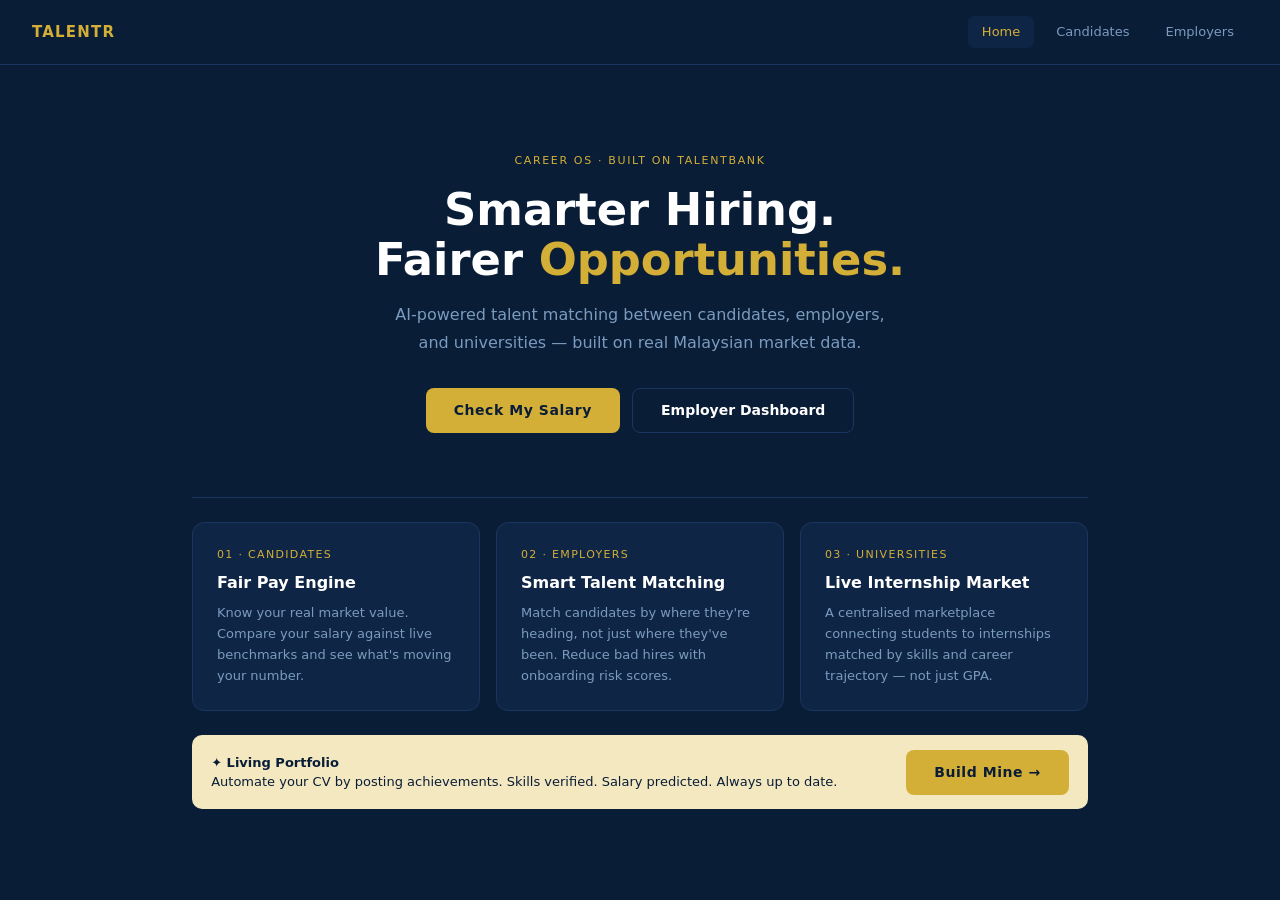
<file: index.html>
<!DOCTYPE html>
<html lang="en">
<head>
  <meta charset="UTF-8" />
  <meta name="viewport" content="width=device-width, initial-scale=1.0" />
  <title>TalentR — Home</title>
  <link rel="stylesheet" href="base.css" />
</head>
<body>

  <nav>
    <div class="logo">TalentR</div>
    <div class="nav-links">
      <a class="nav-link active" href="index.html">Home</a>
      <a class="nav-link" href="02-candidate-form.html">Candidates</a>
      <a class="nav-link" href="05-employer-dashboard.html">Employers</a>
    </div>
  </nav>

  <div class="page">

    <!-- Hero -->
    <div style="text-align:center; padding:3.5rem 1rem 2.5rem;">
      <div class="eyebrow">Career OS · Built on Talentbank</div>
      <h1 style="font-size:2.8rem; font-weight:800; line-height:1.12; margin-bottom:1rem;">
        Smarter Hiring.<br>Fairer <span style="color:var(--gold);">Opportunities.</span>
      </h1>
      <p style="font-size:1rem; color:var(--muted); max-width:520px; margin:0 auto 2rem; line-height:1.7;">
        AI-powered talent matching between candidates, employers, and universities — built on real Malaysian market data.
      </p>
      <div style="display:flex; gap:12px; justify-content:center; flex-wrap:wrap;">
        <a class="btn-gold" href="02-candidate-form.html">Check My Salary</a>
        <a class="btn-outline" href="05-employer-dashboard.html">Employer Dashboard</a>
      </div>
    </div>

    <div class="divider"></div>

    <!-- Module Cards -->
    <div class="grid3" style="margin-top:1.5rem;">
      <div class="card">
        <div class="card-label">01 · Candidates</div>
        <h3>Fair Pay Engine</h3>
        <p>Know your real market value. Compare your salary against live benchmarks and see what's moving your number.</p>
      </div>
      <div class="card">
        <div class="card-label">02 · Employers</div>
        <h3>Smart Talent Matching</h3>
        <p>Match candidates by where they're heading, not just where they've been. Reduce bad hires with onboarding risk scores.</p>
      </div>
      <div class="card">
        <div class="card-label">03 · Universities</div>
        <h3>Live Internship Market</h3>
        <p>A centralised marketplace connecting students to internships matched by skills and career trajectory — not just GPA.</p>
      </div>
    </div>

    <!-- Living Portfolio Banner -->
    <div class="soft-highlight" style="margin-top:1.5rem; display:flex; align-items:center; gap:1rem; flex-wrap:wrap;">
      <div style="flex:1; min-width:180px;">
        <strong>✦ Living Portfolio</strong><br>
        <span style="font-size:13px; font-weight:400;">
          Automate your CV by posting achievements. Skills verified. Salary predicted. Always up to date.
        </span>
      </div>
      <a class="btn-gold" href="02-candidate-form.html">Build Mine →</a>
    </div>

  </div>
</body>
</html>
</file>
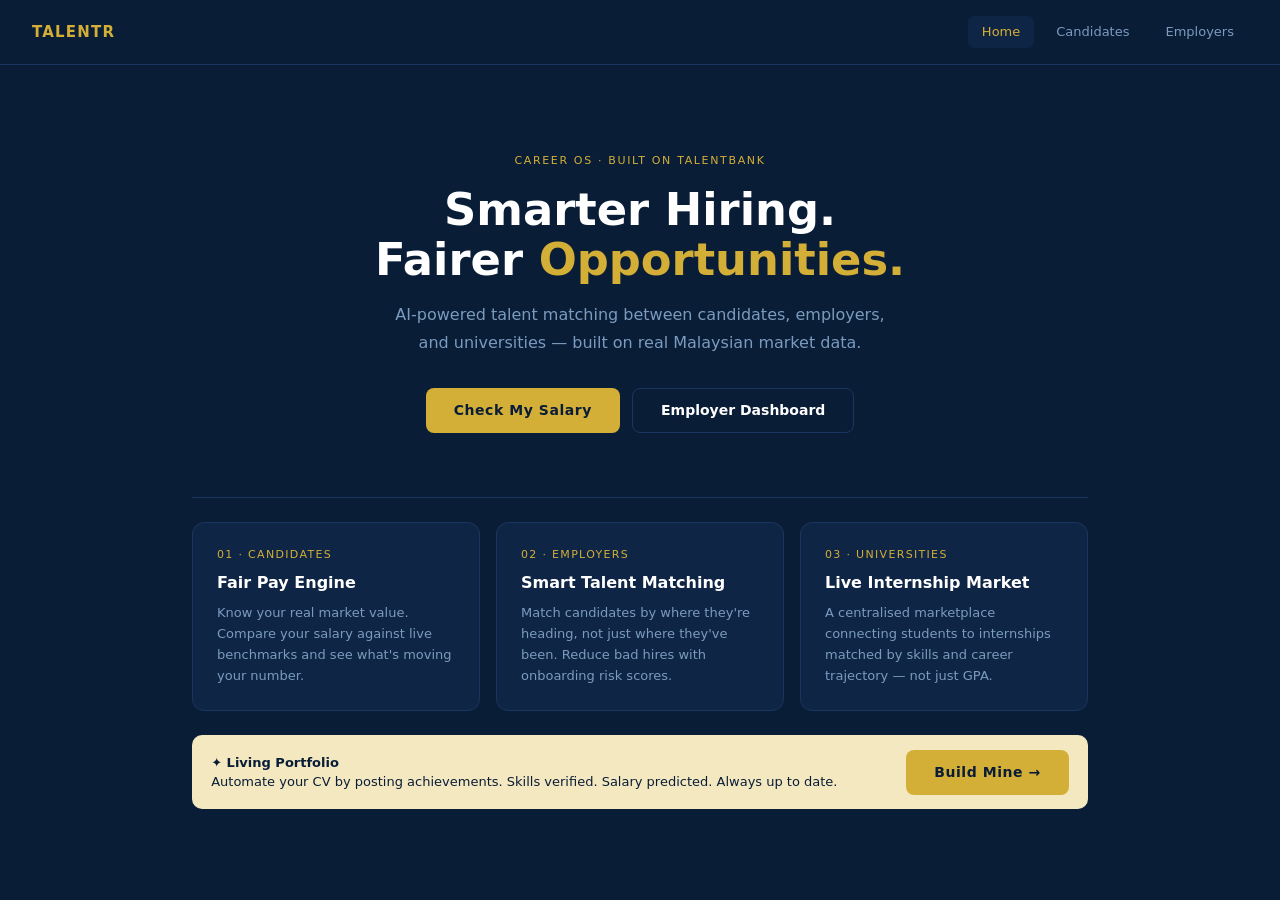
<file: 01-home.html>
<!DOCTYPE html>
<html lang="en">
<head>
  <meta charset="UTF-8" />
  <meta name="viewport" content="width=device-width, initial-scale=1.0" />
  <title>TalentR — Home</title>
  <link rel="stylesheet" href="base.css" />
</head>
<body>

  <nav>
    <div class="logo">TalentR</div>
    <div class="nav-links">
      <a class="nav-link active" href="01-home.html">Home</a>
      <a class="nav-link" href="02-candidate-form.html">Candidates</a>
      <a class="nav-link" href="05-employer-dashboard.html">Employers</a>
    </div>
  </nav>

  <div class="page">

    <!-- Hero -->
    <div style="text-align:center; padding:3.5rem 1rem 2.5rem;">
      <div class="eyebrow">Career OS · Built on Talentbank</div>
      <h1 style="font-size:2.8rem; font-weight:800; line-height:1.12; margin-bottom:1rem;">
        Smarter Hiring.<br>Fairer <span style="color:var(--gold);">Opportunities.</span>
      </h1>
      <p style="font-size:1rem; color:var(--muted); max-width:520px; margin:0 auto 2rem; line-height:1.7;">
        AI-powered talent matching between candidates, employers, and universities — built on real Malaysian market data.
      </p>
      <div style="display:flex; gap:12px; justify-content:center; flex-wrap:wrap;">
        <a class="btn-gold" href="02-candidate-form.html">Check My Salary</a>
        <a class="btn-outline" href="05-employer-dashboard.html">Employer Dashboard</a>
      </div>
    </div>

    <div class="divider"></div>

    <!-- Module Cards -->
    <div class="grid3" style="margin-top:1.5rem;">
      <div class="card">
        <div class="card-label">01 · Candidates</div>
        <h3>Fair Pay Engine</h3>
        <p>Know your real market value. Compare your salary against live benchmarks and see what's moving your number.</p>
      </div>
      <div class="card">
        <div class="card-label">02 · Employers</div>
        <h3>Smart Talent Matching</h3>
        <p>Match candidates by where they're heading, not just where they've been. Reduce bad hires with onboarding risk scores.</p>
      </div>
      <div class="card">
        <div class="card-label">03 · Universities</div>
        <h3>Live Internship Market</h3>
        <p>A centralised marketplace connecting students to internships matched by skills and career trajectory — not just GPA.</p>
      </div>
    </div>

    <!-- Living Portfolio Banner -->
    <div class="soft-highlight" style="margin-top:1.5rem; display:flex; align-items:center; gap:1rem; flex-wrap:wrap;">
      <div style="flex:1; min-width:180px;">
        <strong>✦ Living Portfolio</strong><br>
        <span style="font-size:13px; font-weight:400;">
          Automate your CV by posting achievements. Skills verified. Salary predicted. Always up to date.
        </span>
      </div>
      <a class="btn-gold" href="02-candidate-form.html">Build Mine →</a>
    </div>

  </div>
</body>
</html>
</file>
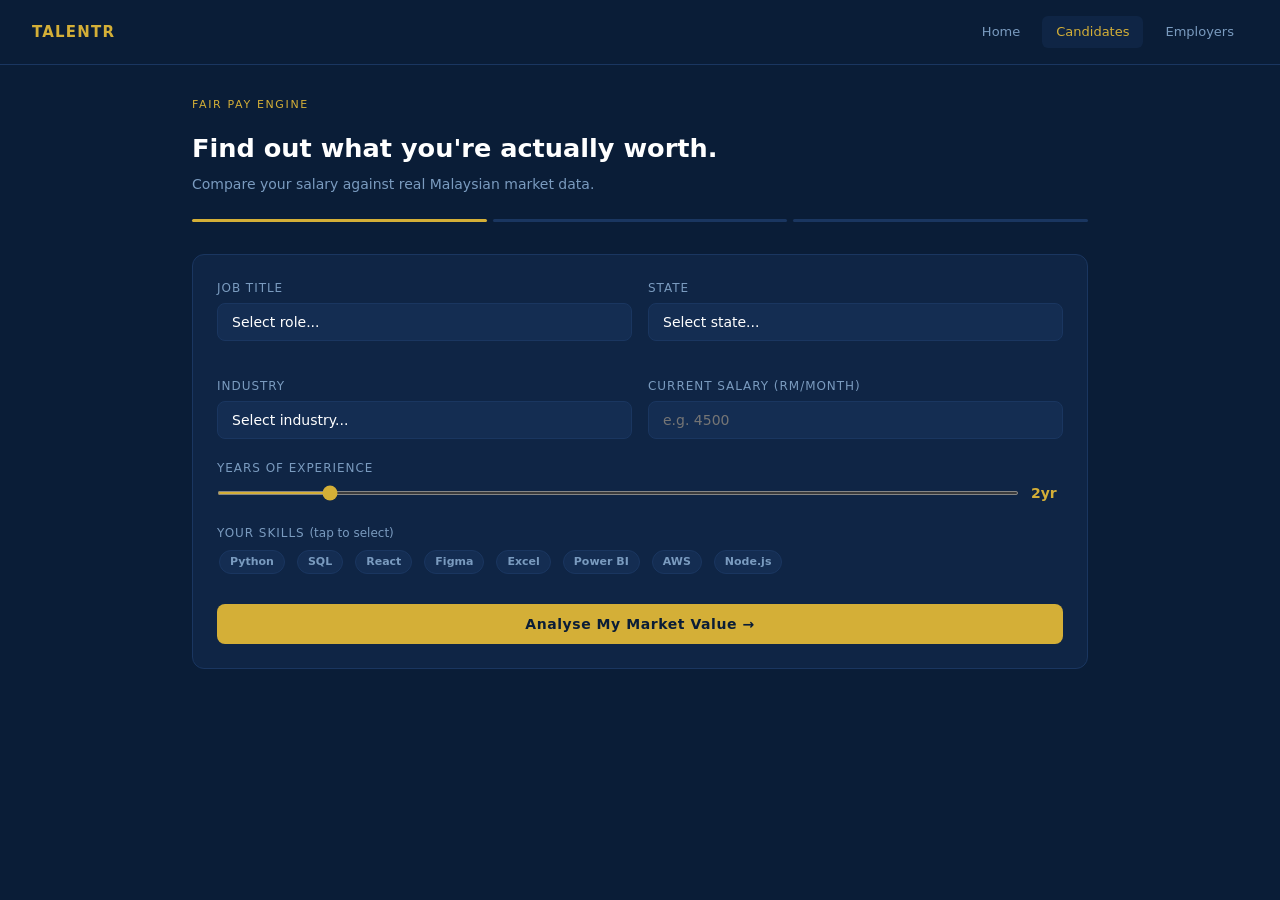
<file: 02-candidate-form.html>
<!DOCTYPE html>
<html lang="en">
<head>
  <meta charset="UTF-8" />
  <meta name="viewport" content="width=device-width, initial-scale=1.0" />
  <title>TalentR — Candidate Form</title>
  <link rel="stylesheet" href="base.css" />
</head>
<body>

  <nav>
    <div class="logo">TalentR</div>
    <div class="nav-links">
      <a class="nav-link" href="index.html">Home</a>
      <a class="nav-link active" href="02-candidate-form.html">Candidates</a>
      <a class="nav-link" href="05-employer-dashboard.html">Employers</a>
    </div>
  </nav>

  <div class="page">

    <div class="eyebrow">Fair Pay Engine</div>
    <h2 class="page-title">Find out what you're actually worth.</h2>
    <p class="page-sub">Compare your salary against real Malaysian market data.</p>

    <!-- Step Progress -->
    <div class="step-bar">
      <div class="step done"></div>
      <div class="step"></div>
      <div class="step"></div>
    </div>

    <div class="card">
      <div class="grid2">

        <div class="form-group">
          <label class="form-label">Job Title</label>
          <select class="form-select" id="jobTitle">
            <option value="">Select role...</option>
            <option>Software Engineer</option>
            <option>Data Analyst</option>
            <option>Product Manager</option>
            <option>UI/UX Designer</option>
            <option>Marketing Executive</option>
            <option>HR Executive</option>
            <option>Business Analyst</option>
            <option>DevOps Engineer</option>
          </select>
        </div>

        <div class="form-group">
          <label class="form-label">State</label>
          <select class="form-select" id="state">
            <option value="">Select state...</option>
            <option>Kuala Lumpur</option>
            <option>Selangor</option>
            <option>Penang</option>
            <option>Johor</option>
            <option>Perak</option>
            <option>Sabah</option>
            <option>Sarawak</option>
          </select>
        </div>

        <div class="form-group">
          <label class="form-label">Industry</label>
          <select class="form-select" id="industry">
            <option value="">Select industry...</option>
            <option>Technology</option>
            <option>Finance</option>
            <option>Healthcare</option>
            <option>E-commerce</option>
            <option>Manufacturing</option>
            <option>Education</option>
          </select>
        </div>

        <div class="form-group">
          <label class="form-label">Current Salary (RM/month)</label>
          <input type="number" class="form-input" id="currentSalary" placeholder="e.g. 4500" />
        </div>

      </div>

      <div class="form-group">
        <label class="form-label">Years of Experience</label>
        <div class="range-wrap">
          <input type="range" min="0" max="15" value="2" step="1" id="expRange"
            oninput="document.getElementById('expVal').textContent=this.value+'yr'" />
          <span class="range-val" id="expVal">2yr</span>
        </div>
      </div>

      <div class="form-group">
        <label class="form-label">
          Your Skills <span class="form-label-hint">(tap to select)</span>
        </label>
        <div class="skills-area">
          <span class="tag tag-neutral skill-tag" onclick="toggleSkill(this)">Python</span>
          <span class="tag tag-neutral skill-tag" onclick="toggleSkill(this)">SQL</span>
          <span class="tag tag-neutral skill-tag" onclick="toggleSkill(this)">React</span>
          <span class="tag tag-neutral skill-tag" onclick="toggleSkill(this)">Figma</span>
          <span class="tag tag-neutral skill-tag" onclick="toggleSkill(this)">Excel</span>
          <span class="tag tag-neutral skill-tag" onclick="toggleSkill(this)">Power BI</span>
          <span class="tag tag-neutral skill-tag" onclick="toggleSkill(this)">AWS</span>
          <span class="tag tag-neutral skill-tag" onclick="toggleSkill(this)">Node.js</span>
        </div>
      </div>

      <button class="btn-gold btn-full" onclick="calcSalary()">
        Analyse My Market Value →
      </button>
    </div>

  </div>

  <script src="app.js"></script>
</body>
</html>
</file>
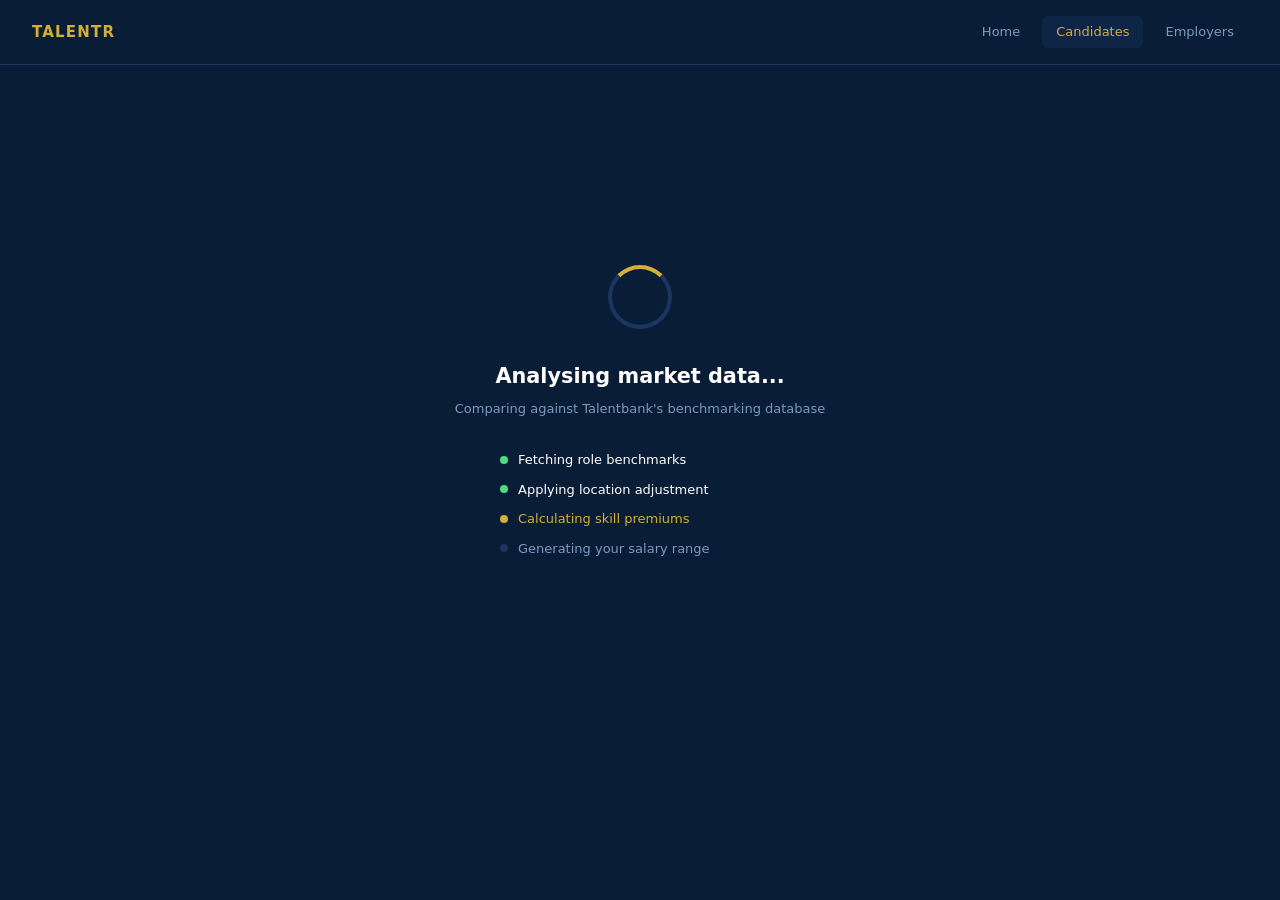
<file: 03-loading.html>
<!DOCTYPE html>
<html lang="en">
<head>
  <meta charset="UTF-8" />
  <meta name="viewport" content="width=device-width, initial-scale=1.0" />
  <title>TalentR — Analysing</title>
  <link rel="stylesheet" href="base.css" />
  <style>
    .loading-wrap {
      display: flex;
      flex-direction: column;
      align-items: center;
      justify-content: center;
      min-height: 70vh;
      text-align: center;
      gap: 2rem;
    }

    .spinner-ring {
      width: 64px;
      height: 64px;
      border: 4px solid var(--border);
      border-top-color: var(--gold);
      border-radius: 50%;
      animation: spin 1s linear infinite;
    }

    @keyframes spin {
      to { transform: rotate(360deg); }
    }

    .loading-title {
      font-size: 1.3rem;
      font-weight: 700;
      color: var(--white);
    }

    .loading-sub {
      font-size: 13px;
      color: var(--muted);
      margin-top: 0.4rem;
    }

    .loading-steps {
      display: flex;
      flex-direction: column;
      gap: 10px;
      text-align: left;
      min-width: 280px;
    }

    .loading-step {
      display: flex;
      align-items: center;
      gap: 10px;
      font-size: 13px;
      color: var(--muted);
    }

    .loading-step.done     { color: var(--white); }
    .loading-step.active   { color: var(--gold); }

    .step-dot {
      width: 8px;
      height: 8px;
      border-radius: 50%;
      background: var(--border);
      flex-shrink: 0;
    }
    .loading-step.done   .step-dot { background: var(--green); }
    .loading-step.active .step-dot { background: var(--gold); animation: pulse 1s ease-in-out infinite; }

    @keyframes pulse {
      0%, 100% { opacity: 1; }
      50%       { opacity: 0.3; }
    }
  </style>
</head>
<body>

  <nav>
    <div class="logo">TalentR</div>
    <div class="nav-links">
      <a class="nav-link" href="index.html">Home</a>
      <a class="nav-link active" href="02-candidate-form.html">Candidates</a>
      <a class="nav-link" href="05-employer-dashboard.html">Employers</a>
    </div>
  </nav>

  <div class="page">
    <div class="loading-wrap">

      <div class="spinner-ring"></div>

      <div>
        <div class="loading-title">Analysing market data...</div>
        <div class="loading-sub">Comparing against Talentbank's benchmarking database</div>
      </div>

      <div class="loading-steps">
        <div class="loading-step done">
          <div class="step-dot"></div>
          Fetching role benchmarks
        </div>
        <div class="loading-step done">
          <div class="step-dot"></div>
          Applying location adjustment
        </div>
        <div class="loading-step active">
          <div class="step-dot"></div>
          Calculating skill premiums
        </div>
        <div class="loading-step">
          <div class="step-dot"></div>
          Generating your salary range
        </div>
      </div>

    </div>
  </div>

  <!-- Auto-redirect to results after 2.5s -->
  <script>
    setTimeout(function () {
      window.location.href = '04-candidate-results.html';
    }, 2500);
  </script>

</body>
</html>
</file>
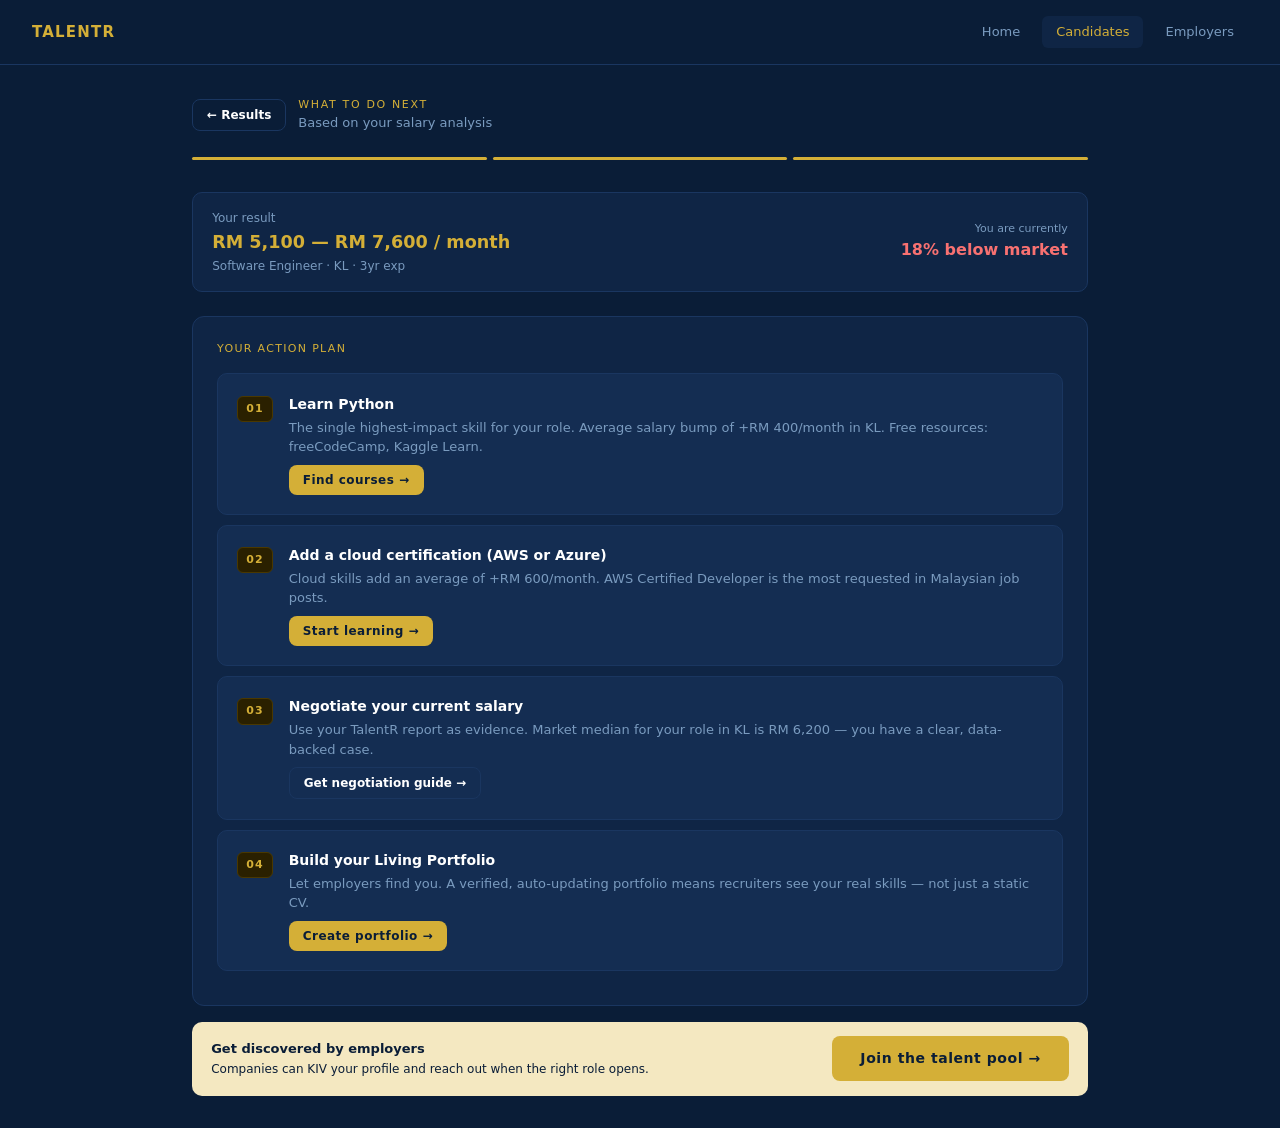
<file: 08-next-steps.html>
<!DOCTYPE html>
<html lang="en">
<head>
  <meta charset="UTF-8" />
  <meta name="viewport" content="width=device-width, initial-scale=1.0" />
  <title>TalentR — Next Steps</title>
  <link rel="stylesheet" href="base.css" />
  <style>
    .action-card {
      display: flex;
      align-items: flex-start;
      gap: 1rem;
      padding: 1.2rem;
      background: var(--card2);
      border: 1px solid var(--border);
      border-radius: 10px;
      margin-bottom: 10px;
      transition: border-color 0.2s;
    }
    .action-card:hover { border-color: var(--gold); }

    .action-num {
      font-size: 11px;
      font-weight: 700;
      letter-spacing: 0.1em;
      color: var(--gold);
      background: #2a2000;
      border: 1px solid #4a3800;
      border-radius: 6px;
      padding: 4px 8px;
      flex-shrink: 0;
      margin-top: 2px;
    }

    .action-body strong { font-size: 14px; color: var(--white); display: block; margin-bottom: 3px; }
    .action-body p      { font-size: 13px; color: var(--muted); line-height: 1.5; margin-bottom: 8px; }
  </style>
</head>
<body>

  <nav>
    <div class="logo">TalentR</div>
    <div class="nav-links">
      <a class="nav-link" href="index.html">Home</a>
      <a class="nav-link active" href="02-candidate-form.html">Candidates</a>
      <a class="nav-link" href="05-employer-dashboard.html">Employers</a>
    </div>
  </nav>

  <div class="page">

    <div style="display:flex; align-items:center; gap:12px; margin-bottom:1.5rem;">
      <a class="btn-outline btn-sm" href="04-candidate-results.html">← Results</a>
      <div>
        <div class="eyebrow" style="margin:0;">What to do next</div>
        <div style="font-size:13px; color:var(--muted);">Based on your salary analysis</div>
      </div>
    </div>

    <!-- Step Progress — all done -->
    <div class="step-bar">
      <div class="step done"></div>
      <div class="step done"></div>
      <div class="step done"></div>
    </div>

    <!-- Summary pill -->
    <div style="background:var(--card); border:1px solid var(--border); border-radius:10px; padding:1rem 1.2rem; margin-bottom:1.5rem; display:flex; align-items:center; gap:1rem; flex-wrap:wrap;">
      <div style="flex:1;">
        <div style="font-size:12px; color:var(--muted); margin-bottom:2px;">Your result</div>
        <div style="font-size:1.1rem; font-weight:800; color:var(--gold);">RM 5,100 — RM 7,600 / month</div>
        <div style="font-size:12px; color:var(--muted); margin-top:2px;">Software Engineer · KL · 3yr exp</div>
      </div>
      <div style="text-align:right;">
        <div style="font-size:11px; color:var(--muted);">You are currently</div>
        <div style="font-size:1rem; font-weight:700; color:var(--red);">18% below market</div>
      </div>
    </div>

    <!-- Action Steps -->
    <div class="card" style="margin-bottom:1rem;">
      <div class="card-label" style="margin-bottom:1rem;">Your action plan</div>

      <div class="action-card">
        <div class="action-num">01</div>
        <div class="action-body">
          <strong>Learn Python</strong>
          <p>The single highest-impact skill for your role. Average salary bump of +RM 400/month in KL. Free resources: freeCodeCamp, Kaggle Learn.</p>
          <a class="btn-gold" href="#" style="font-size:12px; padding:6px 14px;">Find courses →</a>
        </div>
      </div>

      <div class="action-card">
        <div class="action-num">02</div>
        <div class="action-body">
          <strong>Add a cloud certification (AWS or Azure)</strong>
          <p>Cloud skills add an average of +RM 600/month. AWS Certified Developer is the most requested in Malaysian job posts.</p>
          <a class="btn-gold" href="#" style="font-size:12px; padding:6px 14px;">Start learning →</a>
        </div>
      </div>

      <div class="action-card">
        <div class="action-num">03</div>
        <div class="action-body">
          <strong>Negotiate your current salary</strong>
          <p>Use your TalentR report as evidence. Market median for your role in KL is RM 6,200 — you have a clear, data-backed case.</p>
          <a class="btn-outline" href="#" style="font-size:12px; padding:6px 14px;">Get negotiation guide →</a>
        </div>
      </div>

      <div class="action-card">
        <div class="action-num">04</div>
        <div class="action-body">
          <strong>Build your Living Portfolio</strong>
          <p>Let employers find you. A verified, auto-updating portfolio means recruiters see your real skills — not just a static CV.</p>
          <a class="btn-gold" href="index.html" style="font-size:12px; padding:6px 14px;">Create portfolio →</a>
        </div>
      </div>

    </div>

    <!-- Employer CTA -->
    <div class="soft-highlight" style="display:flex; align-items:center; gap:1rem; flex-wrap:wrap;">
      <div style="flex:1; min-width:160px;">
        <strong>Get discovered by employers</strong><br>
        <span style="font-size:12px; font-weight:400;">
          Companies can KIV your profile and reach out when the right role opens.
        </span>
      </div>
      <a class="btn-gold" href="index.html">Join the talent pool →</a>
    </div>

  </div>
</body>
</html>
</file>
<file: base.css>
/* ============================================
   TalentR — Base Styles & Design Tokens
   Import this in EVERY page
============================================ */

*, *::before, *::after {
  box-sizing: border-box;
  margin: 0;
  padding: 0;
}

:root {
  --bg:         #0A1D37;
  --card:       #0f2545;
  --card2:      #142d52;
  --gold:       #D4AF37;
  --gold-light: #F4E8C1;
  --white:      #FFFFFF;
  --muted:      #7a9bbf;
  --border:     #1a3660;
  --green:      #4ade80;
  --red:        #f87171;
}

body {
  background: var(--bg);
  color: var(--white);
  font-family: 'Inter', system-ui, -apple-system, sans-serif;
  font-size: 15px;
  line-height: 1.5;
}

/* ─── Nav ──────────────────────────────── */
nav {
  display: flex;
  align-items: center;
  justify-content: space-between;
  padding: 1rem 2rem;
  border-bottom: 1px solid var(--border);
  background: var(--bg);
}

.logo {
  font-size: 15px;
  font-weight: 700;
  letter-spacing: 0.08em;
  color: var(--gold);
  text-transform: uppercase;
}

.nav-links { display: flex; gap: 0.5rem; }

.nav-link {
  font-size: 13px;
  color: var(--muted);
  cursor: pointer;
  padding: 6px 14px;
  border-radius: 6px;
  border: none;
  background: none;
  font-family: inherit;
  text-decoration: none;
  display: inline-block;
  transition: color 0.2s, background 0.2s;
}
.nav-link:hover  { color: var(--white); background: var(--card); }
.nav-link.active { color: var(--gold);  background: var(--card); }

/* ─── Page Wrapper ──────────────────────── */
.page {
  padding: 2rem;
  max-width: 960px;
  margin: 0 auto;
}

/* ─── Typography ────────────────────────── */
.eyebrow {
  font-size: 11px;
  letter-spacing: 0.15em;
  color: var(--gold);
  text-transform: uppercase;
  margin-bottom: 1rem;
}

.page-title {
  font-size: 1.6rem;
  font-weight: 800;
  margin-bottom: 0.4rem;
  color: var(--white);
}

.page-sub {
  color: var(--muted);
  font-size: 14px;
  margin-bottom: 1.5rem;
}

.gold-text  { color: var(--gold); }
.muted-text { color: var(--muted); }

/* ─── Buttons ───────────────────────────── */
.btn-gold {
  background: var(--gold);
  color: #0A1D37;
  font-weight: 700;
  font-size: 14px;
  padding: 12px 28px;
  border-radius: 8px;
  border: none;
  cursor: pointer;
  letter-spacing: 0.04em;
  font-family: inherit;
  transition: background 0.2s, transform 0.15s;
  text-decoration: none;
  display: inline-block;
}
.btn-gold:hover { background: var(--gold-light); transform: translateY(-1px); }

.btn-outline {
  background: transparent;
  color: var(--white);
  font-weight: 600;
  font-size: 14px;
  padding: 11px 28px;
  border-radius: 8px;
  border: 1px solid var(--border);
  cursor: pointer;
  font-family: inherit;
  text-decoration: none;
  display: inline-block;
  transition: border-color 0.2s, background 0.2s;
}
.btn-outline:hover { border-color: var(--gold); background: var(--card); }

.btn-full { width: 100%; margin-top: 0.5rem; }
.btn-sm   { font-size: 12px !important; padding: 6px 14px !important; }
.btn-xs   { font-size: 11px !important; padding: 4px 10px !important; }

/* ─── Cards ─────────────────────────────── */
.card {
  background: var(--card);
  border: 1px solid var(--border);
  border-radius: 12px;
  padding: 1.5rem;
}

.card-label {
  font-size: 11px;
  letter-spacing: 0.12em;
  color: var(--gold);
  text-transform: uppercase;
  margin-bottom: 0.5rem;
}

.card h3 { font-size: 1rem; font-weight: 700; margin-bottom: 0.5rem; color: var(--white); }
.card p  { font-size: 13px; color: var(--muted); line-height: 1.6; }

/* ─── Grid ──────────────────────────────── */
.grid2 { display: grid; grid-template-columns: 1fr 1fr;         gap: 1rem; }
.grid3 { display: grid; grid-template-columns: repeat(3, 1fr);  gap: 1rem; }

/* ─── Divider ───────────────────────────── */
.divider { height: 1px; background: var(--border); margin: 1.5rem 0; }

/* ─── Soft Highlight ────────────────────── */
.soft-highlight {
  background: var(--gold-light);
  color: #0A1D37;
  border-radius: 10px;
  padding: 0.9rem 1.2rem;
  font-size: 13px;
  font-weight: 600;
}

/* ─── Form Elements ─────────────────────── */
.form-group    { margin-bottom: 1.25rem; }

.form-label {
  font-size: 12px;
  color: var(--muted);
  letter-spacing: 0.08em;
  text-transform: uppercase;
  margin-bottom: 6px;
  display: block;
}
.form-label-hint {
  color: var(--muted);
  font-weight: 400;
  text-transform: none;
  letter-spacing: 0;
}

.form-input,
.form-select {
  width: 100%;
  background: var(--card2);
  border: 1px solid var(--border);
  border-radius: 8px;
  padding: 10px 14px;
  color: var(--white);
  font-size: 14px;
  font-family: inherit;
  outline: none;
  transition: border-color 0.2s;
  appearance: none;
}
.form-input:focus,
.form-select:focus { border-color: var(--gold); }
.form-select option { background: #0f2545; }

.range-wrap { display: flex; align-items: center; gap: 12px; }
.range-wrap input[type="range"] { flex: 1; accent-color: var(--gold); height: 4px; cursor: pointer; }
.range-val { font-size: 14px; font-weight: 700; color: var(--gold); min-width: 32px; }

/* ─── Skills Area ───────────────────────── */
.skills-area { display: flex; flex-wrap: wrap; gap: 8px; }

/* ─── Tags ──────────────────────────────── */
.tag {
  display: inline-block;
  font-size: 11px;
  padding: 3px 10px;
  border-radius: 20px;
  font-weight: 600;
  margin: 2px;
}
.tag-up      { background: #0b2a18; color: var(--green); border: 1px solid #1a4a2e; }
.tag-down    { background: #2e0e0e; color: var(--red);   border: 1px solid #4a1a1a; }
.tag-neutral { background: var(--card2); color: var(--muted); border: 1px solid var(--border); }
.tag-gold    { background: #2a2000; color: var(--gold);  border: 1px solid #4a3800; }
.tag-sm      { font-size: 10px; }
.skill-tag   { cursor: pointer; }

/* ─── Step Progress Bar ─────────────────── */
.step-bar { display: flex; gap: 6px; margin-bottom: 2rem; }
.step { flex: 1; height: 3px; border-radius: 2px; background: var(--border); }
.step.done { background: var(--gold); }

/* ─── Insight Rows ──────────────────────── */
.insight-row {
  display: flex;
  align-items: flex-start;
  gap: 12px;
  padding: 10px 0;
  border-bottom: 1px solid var(--border);
}
.insight-row:last-child { border-bottom: none; }

.insight-icon {
  width: 32px;
  height: 32px;
  border-radius: 8px;
  background: var(--card2);
  display: flex;
  align-items: center;
  justify-content: center;
  flex-shrink: 0;
  color: var(--gold);
  font-size: 14px;
}
.insight-text          { font-size: 13px; color: var(--white); }
.insight-text small    { color: var(--muted); font-size: 12px; display: block; }

/* ─── KIV Badge ─────────────────────────── */
.kiv-badge {
  font-size: 11px;
  padding: 2px 8px;
  border-radius: 4px;
  background: #2a2000;
  color: var(--gold);
  border: 1px solid #4a3800;
  font-weight: 600;
}

/* ─── Responsive ────────────────────────── */
@media (max-width: 640px) {
  .grid2, .grid3 { grid-template-columns: 1fr; }
  nav  { padding: 0.75rem 1rem; }
  .page { padding: 1rem; }
}
</file>
